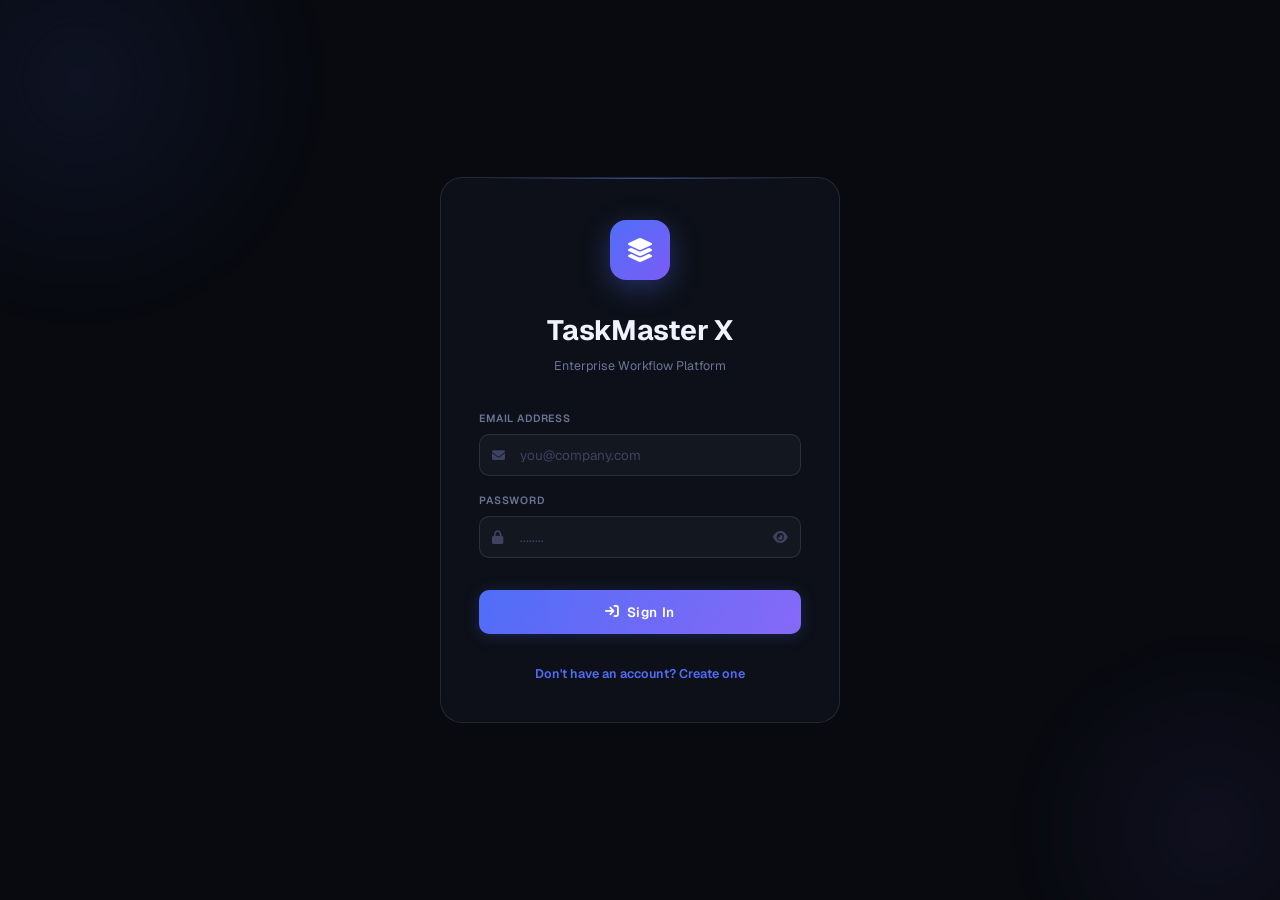
<file: frontend/index.html>
<!DOCTYPE html>
<html lang="en">
<head>
<meta charset="UTF-8"/>
<meta name="viewport" content="width=device-width, initial-scale=1.0"/>
<title>TaskMaster X - Enterprise</title>
<link rel="preconnect" href="https://fonts.googleapis.com"/>
<link href="https://fonts.googleapis.com/css2?family=Instrument+Serif:ital@0;1&family=Geist:wght@300;400;500;600;700&family=Geist+Mono:wght@400;500&display=swap" rel="stylesheet"/>
<link href="https://cdnjs.cloudflare.com/ajax/libs/font-awesome/6.5.1/css/all.min.css" rel="stylesheet"/>
<link rel="stylesheet" href="css/style.css">
</head>
<body>

<div class="loading-bar" id="loadingBar" style="width:0"></div>

<div class="toast-wrap" id="toastWrap"></div>

<div id="confirmModal" class="modal-overlay hidden">
  <div class="modal" style="text-align:center; max-width:340px;">
    <div style="font-size:36px; color:var(--amber); margin-bottom:14px;"><i class="fa-solid fa-triangle-exclamation"></i></div>
    <h3 style="margin-bottom:8px; color:var(--t0); font-family:var(--sans);">Are you sure?</h3>
    <p id="confirmMessage" style="font-size:13px; color:var(--t2); margin-bottom:24px;">This action cannot be undone.</p>
    <div style="display:flex; gap:12px; justify-content:center;">
      <button onclick="closeConfirmModal()" class="btn btn-g" style="flex:1;">Cancel</button>
      <button id="confirmBtn" class="btn btn-d" style="flex:1;">Confirm</button>
    </div>
  </div>
</div>

<div id="projectModal" class="modal-overlay hidden">
  <div class="modal" style="max-width:500px;">
    <div class="sh" style="margin-bottom:16px">
      <span class="sh-title" id="pmTitle">Project Details</span>
      <button onclick="closeProjectModal()" class="btn-i" style="background:transparent;color:var(--t2);border:none;width:28px;height:28px">
        <i class="fa-solid fa-xmark"></i>
      </button>
    </div>
    <div class="stack-sm" id="pmContent">
    </div>
  </div>
</div>

<div id="userDetailsModal" class="modal-overlay hidden">
  <div class="modal" style="max-width:500px;">
    <div class="sh" style="margin-bottom:16px">
      <span class="sh-title" id="udTitle">User Details</span>
      <button onclick="closeUserDetailsModal()" class="btn-i" style="background:transparent;color:var(--t2);border:none;width:28px;height:28px">
        <i class="fa-solid fa-xmark"></i>
      </button>
    </div>
    <div class="stack-sm" id="udContent"></div>
  </div>
</div>

<section id="authSection">
  <div class="orb orb1"></div>
  <div class="orb orb2"></div>
  <div class="orb orb3"></div>

  <div class="auth-card">
    <div class="auth-logo"><i class="fa-solid fa-layer-group"></i></div>

    <h1 class="auth-heading">TaskMaster X</h1>
    <p class="auth-sub">Enterprise Workflow Platform</p>

    <div class="auth-fields">
      <div class="af" id="regNameWrap" style="display:none;">
        <span class="label">Full Name</span>
        <div class="iw">
          <i class="fa-solid fa-user ico"></i>
          <input id="regName" type="text" placeholder="John Doe" class="field" onkeydown="if(event.key==='Enter')handleAuthEnter()"/>
        </div>
      </div>

      <div class="af">
        <span class="label">Email address</span>
        <div class="iw">
          <i class="fa-solid fa-envelope ico"></i>
          <input id="loginEmail" type="email" placeholder="you@company.com" class="field" onkeydown="if(event.key==='Enter')handleAuthEnter()"/>
        </div>
      </div>

      <div class="af">
        <span class="label">Password</span>
        <div class="iw">
          <i class="fa-solid fa-lock ico"></i>
          <input id="loginPass" type="password" placeholder="........" class="field" style="padding-right:36px;" onkeydown="if(event.key==='Enter')handleAuthEnter()"/>
          <i class="fa-solid fa-eye pw-toggle" onclick="togglePasswordVisibility('loginPass', this)"></i>
        </div>
      </div>

      <!-- Registration role is restricted to Employee only -->
      <div class="af" id="regRoleWrap" style="display:none;">
        <span class="label">Account Role</span>
        <div class="iw">
          <select id="regRole" class="field">
            <option value="employee" selected>Employee</option>
          </select>
        </div>
      </div>

      <div class="af" id="authErrWrap">
        <div class="auth-err" id="authErr">
          <i class="fa-solid fa-circle-exclamation"></i>
          <span id="authErrMsg">Authentication failed</span>
        </div>
      </div>

      <div class="af">
        <button onclick="login()" id="loginBtn" class="btn btn-p" style="width:100%;padding:13px 22px;font-size:13.5px">
          <i class="fa-solid fa-arrow-right-to-bracket"></i>
          Sign In
        </button>
      </div>

      <div class="af" style="text-align:center; margin-top:12px;">
        <a href="#" onclick="toggleAuthMode(event)" id="toggleAuthLink" style="color:var(--a); font-size:12.5px; text-decoration:none; font-weight:600; transition:color 0.2s;">Don't have an account? Create one</a>
      </div>
    </div>
  </div>
</section>

<section id="dashboardSection" class="hidden">
<div class="page">

  <div class="topbar">
    <div class="tb-brand">
      <div class="tb-icon"><i class="fa-solid fa-bolt"></i></div>
      <div>
        <div class="tb-name">Enterprise Workspace</div>
        <div class="tb-meta">
          <span class="live-dot"></span>
          Backend connected &mdash; realtime sync active
        </div>
      </div>
    </div>

    <div class="tb-right">
      <div class="user-chip">
        <div class="uc-avatar" id="ucAvatar">A</div>
        <span id="ucEmail" style="font-size:12px;color:var(--t1);max-width:160px;overflow:hidden;text-overflow:ellipsis;white-space:nowrap"></span>
        <span class="uc-role r-admin" id="ucRoleChip">Admin</span>
      </div>

      <button onclick="refreshDash()" class="btn btn-g" style="padding:9px 14px">
        <i class="fa-solid fa-arrows-rotate" id="ri" style="font-size:12px"></i>
        Refresh
      </button>

      <button onclick="openProfile()" class="btn btn-g" style="padding:9px 14px">
        <i class="fa-solid fa-user" style="font-size:12px"></i>
        Profile
      </button>

      <button onclick="logout()" class="btn btn-d" style="padding:9px 14px">
        <i class="fa-solid fa-right-from-bracket" style="font-size:12px"></i>
        Logout
      </button>
    </div>
  </div>

  <div class="stats-grid">
    <div class="sc" style="--sc-col:var(--a)">
      <div class="sc-icon" style="background:rgba(79,110,247,.12);color:#818cf8">
        <i class="fa-solid fa-diagram-project"></i>
      </div>
      <div class="sc-label">Projects</div>
      <div class="sc-num" id="projectsCountCard">0</div>
      <div class="sc-trend">Total active projects</div>
    </div>

    <div class="sc" style="--sc-col:var(--a2)">
      <div class="sc-icon" style="background:rgba(124,92,246,.12);color:#c4b5fd">
        <i class="fa-solid fa-list-check"></i>
      </div>
      <div class="sc-label">Total Tasks</div>
      <div class="sc-num" id="tasksCountCard">0</div>
      <div class="sc-trend">Across all projects</div>
    </div>

    <div class="sc" style="--sc-col:var(--green)">
      <div class="sc-icon" style="background:rgba(34,212,126,.12);color:#4ade80">
        <i class="fa-solid fa-circle-check"></i>
      </div>
      <div class="sc-label">Completed</div>
      <div class="sc-num" id="doneTasksCard">0</div>
      <div class="sc-trend">Tasks marked done</div>
    </div>

    <div class="sc" style="--sc-col:var(--amber)">
      <div class="sc-icon" style="background:rgba(245,166,35,.12);color:#fbbf24">
        <i class="fa-solid fa-clock"></i>
      </div>
      <div class="sc-label">Pending</div>
      <div class="sc-num" id="pendingTasksCard">0</div>
      <div class="sc-trend">Awaiting completion</div>
    </div>
  </div>

  <div class="mid-grid">
    <div class="wc wc-accent mc1" style="--wc-col:rgba(79,110,247,.5)">
      <div class="wc-label">Workflow Progress</div>
      <div style="display:flex;align-items:flex-end;gap:10px;margin-bottom:4px">
        <div class="wc-val" id="progressText">0%</div>
        <span style="font-size:12px;color:var(--t2);padding-bottom:4px">completion</span>
      </div>
      <div class="prog-track"><div class="prog-fill" id="progressBar" style="width:0%"></div></div>
      <div style="font-size:11px;color:var(--t2);margin-top:10px">Based on tasks marked as Done</div>
    </div>

    <div class="wc wc-accent mc2" style="--wc-col:rgba(34,212,126,.4)">
      <div class="wc-label">Active Session</div>
      <div class="wc-val" id="roleTitle">Administrator</div>
      <div style="font-size:12px;color:var(--t2);margin-top:2px" id="roleSubtext">Full access granted</div>
      <div style="display:flex;align-items:center;gap:8px;margin-top:12px">
        <span class="live-dot"></span>
        <span style="font-size:11.5px;font-weight:600;color:var(--green)">Session active</span>
      </div>
    </div>

    <div class="wc wc-accent mc3" style="--wc-col:rgba(245,166,35,.4)">
      <div class="wc-label">System Status</div>
      <div class="wc-val" style="font-size:20px">Online</div>
      <div style="font-size:12px;color:var(--t2);margin-top:2px">API connection stable</div>
      <div style="display:flex;gap:10px;margin-top:12px;flex-wrap:wrap">
        <span style="font-size:11px;padding:3px 9px;border-radius:5px;background:rgba(34,212,126,.1);color:#4ade80;font-weight:600">API ✓</span>
        <span style="font-size:11px;padding:3px 9px;border-radius:5px;background:rgba(79,110,247,.1);color:#818cf8;font-weight:600">Auth ✓</span>
        <span style="font-size:11px;padding:3px 9px;border-radius:5px;background:rgba(245,166,35,.1);color:#fbbf24;font-weight:600">DB ✓</span>
      </div>
    </div>
  </div>

  <div class="main-grid">

    <div class="stack pp">

      <div class="wc" id="usersManagementPanel" style="display:none;">
        <div class="sh">
          <span class="sh-title">User Management</span>
        </div>
        <div id="usersList" class="stack-sm" style="max-height:280px;overflow-y:auto;padding-right:2px"></div>
      </div>

      <div class="wc" id="auditLogsPanel" style="display:none;">
        <div class="sh">
          <span class="sh-title">System Audit Logs</span>
        </div>
        <div id="auditList" class="stack-sm" style="max-height:280px;overflow-y:auto;padding-right:2px">
          <div class="empty-state"><i class="fa-solid fa-clock-rotate-left"></i><p>Pending backend integration...</p></div>
        </div>
      </div>

      <div class="wc">
        <div class="sh">
          <span class="sh-title">Projects</span>
          <span class="count-pill" id="projCount">0</span>
        </div>
        <div id="projectList" class="stack-sm" style="max-height:360px;overflow-y:auto;padding-right:2px"></div>
      </div>

      <div class="wc" id="createProjectPanel">
        <div class="sh" style="margin-bottom:14px">
          <span class="sh-title">New Project</span>
        </div>
        <div class="stack-sm">
          <div>
            <span class="label">Project name</span>
            <input id="projName" type="text" placeholder="Enter project name..." class="field" onkeydown="if(event.key==='Enter')createProject()"/>
          </div>
          <div>
            <span class="label">Description</span>
            <input id="projDesc" type="text" placeholder="Brief description..." class="field" onkeydown="if(event.key==='Enter')createProject()"/>
          </div>
          <div>
            <span class="label">Manager</span>
            <select id="projManager" class="field">
              <option value="">Select Manager</option>
            </select>
          </div>

          <!-- Start of Added Fields -->
          <div class="grid-2">
            <div>
              <span class="label">
                Project Status
              </span>
              <select id="projStatus" class="field">
                <option value="Planning" selected>
                  Planning
                </option>
                <option value="Active">
                  Active
                </option>
                <option value="On Hold">
                  On Hold
                </option>
                <option value="Completed">
                  Completed
                </option>
                <option value="Cancelled">
                  Cancelled
                </option>
              </select>
            </div>
            <div>
              <span class="label">
                Project Priority
              </span>
              <select id="projPriority" class="field">
                <option value="Low">
                  Low
                </option>
                <option value="Medium" selected>
                  Medium
                </option>
                <option value="High">
                  High
                </option>
                <option value="Critical">
                  Critical
                </option>
              </select>
            </div>
          </div>

          <div>
            <span class="label">
              Project Deadline
            </span>
            <div class="iw">
              <i class="fa-solid fa-calendar-days ico"></i>
              <input
                id="projDueDate"
                type="datetime-local"
                class="field"
                style="padding-left:38px;"
              />
            </div>
          </div>
          <!-- End of Added Fields -->

          <button onclick="createProject()" class="btn btn-p" style="width:100%;margin-top:4px;">
            <i class="fa-solid fa-plus" style="font-size:12px"></i>
            Create Project
          </button>
        </div>
      </div>
    </div>

    <div class="stack tp">
      <div class="wc">
        <div class="sh">
          <div>
            <div class="sh-title">Active Tasks</div>
          </div>
        </div>
        <div class="search-row">
          <div class="iw" style="flex:1;min-width:160px">
            <i class="fa-solid fa-magnifying-glass ico"></i>
            <input type="text" id="searchTask" placeholder="Search tasks..." onkeyup="filterTasks()" class="field"/>
          </div>
          <input type="number" id="assigneeFilter" placeholder="Assignee ID" onkeyup="filterTasks()" class="field" style="width:110px;flex-shrink:0"/>
          <select id="priorityFilter" onchange="filterTasks()" class="field" style="width:110px;flex-shrink:0">
            <option value="">Priority</option>
            <option value="Low">Low</option>
            <option value="Medium">Medium</option>
            <option value="High">High</option>
          </select>
          <select id="statusFilter" onchange="filterTasks()" class="field" style="width:130px;flex-shrink:0">
            <option value="">Status</option>
            <option value="To Do">To Do</option>
            <option value="In Progress">In Progress</option>
            <option value="Done">Done</option>
          </select>
        </div>

        <div id="taskTableBody" class="stack-sm"></div>

        <div id="paginationControls" style="display:flex;justify-content:space-between;align-items:center;margin-top:16px;">
          <button onclick="prevPage()" id="prevBtn" class="btn btn-g" style="padding:7px 14px;" disabled>Previous</button>
          <span id="pageInfo" style="font-size:12px;color:var(--t2);font-weight:600;">Page 1</span>
          <button onclick="nextPage()" id="nextBtn" class="btn btn-g" style="padding:7px 14px;" disabled>Next</button>
        </div>
      </div>

      <div class="wc" id="deployTaskPanel">
        <div class="sh" style="margin-bottom:14px">
          <div>
            <div class="sh-title">Deploy Task</div>
          </div>
        </div>
        <div class="form-grid">
          <div>
            <span class="label">Task title</span>
            <input id="taskTitle" type="text" placeholder="Task title..." class="field"/>
          </div>
          <div>
            <span class="label">Project</span>
            <select id="taskProjId" class="field">
              <option value="">Select Project</option>
            </select>
          </div>
          <div>
            <span class="label">Priority</span>
            <select id="taskPriority" class="field">
              <option value="Low">Low</option>
              <option value="Medium" selected>Medium</option>
              <option value="High">High</option>
            </select>
          </div>
          <div>
            <span class="label">Assignee</span>
            <select id="taskAssignee" class="field">
              <option value="">Unassigned</option>
            </select>
          </div>

          <!-- Start of Added Task Deadline Field -->
          <div>
            <span class="label">
              Task Deadline
            </span>
            <div class="iw">
              <i class="fa-solid fa-calendar-days ico"></i>
              <input
                id="taskDueDate"
                type="datetime-local"
                class="field"
                style="padding-left:38px;"
              />
            </div>
          </div>
          <!-- End of Added Task Deadline Field -->

          <div style="grid-column: span 4; margin-top: 5px;">
            <button onclick="createTask()" class="btn btn-p" style="width:100%;padding:11px 16px">
              <i class="fa-solid fa-rocket" style="font-size:11px"></i>
              Deploy
            </button>
          </div>
        </div>
      </div>
    </div>

  </div>
</div>
</section>

<div id="profileModal" class="modal-overlay hidden">
  <div class="modal">
    <div class="sh" style="margin-bottom:16px">
      <span class="sh-title">My Profile</span>
      <button onclick="closeProfile()" class="btn-i" style="background:transparent;color:var(--t2);border:none;width:28px;height:28px">
        <i class="fa-solid fa-xmark"></i>
      </button>
    </div>
    <div class="stack-sm">
      <div>
        <span class="label">Email Address</span>
        <input id="profEmail" type="text" class="field" disabled style="opacity:0.6;cursor:not-allowed"/>
      </div>
      <div>
        <span class="label">Account Role</span>
        <input id="profRole" type="text" class="field" disabled style="opacity:0.6;cursor:not-allowed;text-transform:capitalize"/>
      </div>
      <div class="divider" style="margin:12px 0"></div>
      <div>
        <span class="label">Update Password</span>
        <div class="iw">
          <i class="fa-solid fa-lock ico"></i>
          <input id="profPass" type="password" placeholder="Leave blank to keep current" class="field" style="padding-right:36px;"/>
          <i class="fa-solid fa-eye pw-toggle" onclick="togglePasswordVisibility('profPass', this)"></i>
        </div>
      </div>
      <button onclick="updateProfile()" id="profSaveBtn" class="btn btn-p" style="width:100%;margin-top:10px;padding:11px">
        <i class="fa-solid fa-floppy-disk"></i>
        Save Changes
      </button>
    </div>
  </div>
</div>

<script src="js/main.js"></script>
<script src="js/auth.js"></script>
<script src="js/users.js"></script>
<script src="js/projects.js"></script>
<script src="js/tasks.js"></script>
</body>
</html>
</file>
<file: frontend/css/style.css>
/* ═══════════════════════════════════════════════
   RESET & ROOT
═══════════════════════════════════════════════ */
*,*::before,*::after{box-sizing:border-box;margin:0;padding:0}

:root{
  /* Core palette - cold obsidian */
  --ink:     #080a0f;
  --ink1:    #0d1018;
  --ink2:    #131720;
  --ink3:    #1a1f2e;
  --ink4:    #222840;

  /* Borders */
  --line:    rgba(255,255,255,0.055);
  --line2:   rgba(255,255,255,0.10);
  --line3:   rgba(255,255,255,0.16);

  /* Text */
  --t0:      #f0f2ff;
  --t1:      #b8bdd4;
  --t2:      #6b7494;
  --t3:      #3d4360;

  /* Accent - electric indigo */
  --a:       #4f6ef7;
  --a2:      #7c5cf6;
  --ag:      linear-gradient(135deg, #4f6ef7 0%, #7c5cf6 100%);

  /* Semantic */
  --red:     #f04b5d;
  --amber:   #f5a623;
  --green:   #22d47e;
  --cyan:    #22c5d4;

  /* Typography */
  --serif:   'Instrument Serif', Georgia, serif;
  --sans:    'Geist', system-ui, sans-serif;
  --mono:    'Geist Mono', monospace;

  /* Sizes */
  --r:       10px;
  --r-md:    14px;
  --r-lg:    18px;
  --r-xl:    22px;
}

html,body{
  min-height:100vh;
  background:var(--ink);
  color:var(--t0);
  font-family:var(--sans);
  font-size:14px;
  line-height:1.6;
  -webkit-font-smoothing:antialiased;
}

/* Layered background */
body::before{
  content:'';position:fixed;inset:0;pointer-events:none;
  background:
    radial-gradient(ellipse 70% 55% at -5% -5%, rgba(79,110,247,0.10) 0%, transparent 55%),
    radial-gradient(ellipse 55% 45% at 105% 105%, rgba(124,92,246,0.08) 0%, transparent 55%),
    radial-gradient(ellipse 40% 30% at 50% 0%, rgba(34,212,126,0.03) 0%, transparent 60%);
  z-index:0;
}

/* Subtle grid texture */
body::after{
  content:'';position:fixed;inset:0;pointer-events:none;z-index:0;
  background-image:
    linear-gradient(rgba(255,255,255,0.012) 1px, transparent 1px),
    linear-gradient(90deg, rgba(255,255,255,0.012) 1px, transparent 1px);
  background-size:48px 48px;
}

body>section{position:relative;z-index:1}

/* ═══════════════════════════════════════════════
   SCROLLBAR
═══════════════════════════════════════════════ */
::-webkit-scrollbar{width:3px;height:3px}
::-webkit-scrollbar-track{background:transparent}
::-webkit-scrollbar-thumb{background:var(--ink4);border-radius:99px}
::-webkit-scrollbar-thumb:hover{background:var(--t3)}

/* ═══════════════════════════════════════════════
   KEYFRAMES
═══════════════════════════════════════════════ */
@keyframes fadeUp   {from{opacity:0;transform:translateY(18px)}to{opacity:1;transform:translateY(0)}}
@keyframes fadeIn   {from{opacity:0}to{opacity:1}}
@keyframes scaleIn  {from{opacity:0;transform:scale(0.90) translateY(10px)}to{opacity:1;transform:scale(1) translateY(0)}}
@keyframes scaleOut {from{opacity:1;transform:scale(1)}to{opacity:0;transform:scale(0.90)}}
@keyframes slideR   {from{opacity:0;transform:translateX(-16px)}to{opacity:1;transform:translateX(0)}}
@keyframes slideL   {from{opacity:0;transform:translateX(16px)}to{opacity:1;transform:translateX(0)}}
@keyframes taskIn   {from{opacity:0;transform:translateX(-10px)}to{opacity:1;transform:translateX(0)}}
@keyframes popIn    {0%{opacity:0;transform:scale(0.5)}70%{transform:scale(1.06)}100%{opacity:1;transform:scale(1)}}
@keyframes shimmer  {0%{background-position:-200% 0}100%{background-position:200% 0}}
@keyframes pulse    {0%,100%{opacity:1}50%{opacity:.45}}
@keyframes spin     {to{transform:rotate(360deg)}}
@keyframes orbit    {from{transform:rotate(0deg)}to{transform:rotate(360deg)}}
@keyframes shake    {0%,100%{transform:translateX(0)}20%{transform:translateX(-8px)}40%{transform:translateX(8px)}60%{transform:translateX(-5px)}80%{transform:translateX(5px)}}
@keyframes ripple   {from{transform:scale(0);opacity:.4}to{transform:scale(5);opacity:0}}
@keyframes bump     {0%{transform:scale(1)}40%{transform:scale(1.28)}100%{transform:scale(1)}}
@keyframes glow     {0%,100%{box-shadow:0 0 12px rgba(79,110,247,0.25)}50%{box-shadow:0 0 28px rgba(79,110,247,0.5)}}
@keyframes lineGrow {from{width:0}to{width:100%}}

/* ═══════════════════════════════════════════════
   FORM ELEMENTS - shared
═══════════════════════════════════════════════ */
.field{
  width:100%;padding:11px 14px;
  background:var(--ink2);
  border:1px solid var(--line2);
  border-radius:var(--r);
  color:var(--t0);
  font-family:var(--sans);font-size:13.5px;
  outline:none;
  transition:border-color .22s, box-shadow .22s, background .2s;
}
.field:focus{
  border-color:rgba(79,110,247,.55);
  box-shadow:0 0 0 3px rgba(79,110,247,.10);
  background:var(--ink3);
}
.field:hover:not(:focus){border-color:var(--line3)}
.field::placeholder{color:var(--t3)}
.field.err{
  border-color:rgba(240,75,93,.7)!important;
  box-shadow:0 0 0 3px rgba(240,75,93,.12)!important;
}

select.field{
  appearance:none;cursor:pointer;
  background-image:url("data:image/svg+xml,%3Csvg xmlns='http://www.w3.org/2000/svg' width='12' height='12' viewBox='0 0 24 24' fill='none' stroke='%236b7494' stroke-width='2'%3E%3Cpath d='m6 9 6 6 6-6'/%3E%3C/svg%3E");
  background-repeat:no-repeat;background-position:right 12px center;
  padding-right:36px;
}

.label{
  display:block;
  font-size:10.5px;font-weight:600;letter-spacing:.08em;text-transform:uppercase;
  color:var(--t2);margin-bottom:7px;
}

/* ═══════════════════════════════════════════════
   BUTTONS
═══════════════════════════════════════════════ */
.btn{
  display:inline-flex;align-items:center;justify-content:center;gap:7px;
  border:none;border-radius:var(--r);cursor:pointer;
  font-family:var(--sans);font-size:12.5px;font-weight:600;
  letter-spacing:.04em;position:relative;overflow:hidden;
  transition:transform .16s, box-shadow .2s, opacity .16s;
  user-select:none;
}
.btn:active{transform:scale(.95)!important}
.btn::after{
  content:'';position:absolute;inset:0;
  background:linear-gradient(90deg,transparent,rgba(255,255,255,.08),transparent);
  background-size:200% 100%;background-position:200% 0;
  transition:background-position .5s;
}
.btn:hover::after{background-position:-200% 0}

/* Primary */
.btn-p{
  background:var(--ag);color:#fff;padding:11px 22px;
  box-shadow:0 2px 16px rgba(79,110,247,.22);
}
.btn-p:hover{
  opacity:.9;transform:translateY(-2px);
  box-shadow:0 6px 22px rgba(79,110,247,.38);
}

/* Ghost */
.btn-g{
  background:transparent;
  border:1px solid var(--line2);
  color:var(--t1);padding:9px 18px;
}
.btn-g:hover{background:rgba(255,255,255,.05);border-color:var(--line3);color:var(--t0);transform:translateY(-1px)}

/* Danger */
.btn-d{background:rgba(240,75,93,.10);color:#f87171;padding:9px 18px;border:1px solid rgba(240,75,93,.15)}
.btn-d:hover{background:rgba(240,75,93,.20);transform:translateY(-1px)}

/* Icon danger */
.btn-i{
  width:34px;height:34px;border-radius:8px;
  border:1px solid var(--line);
  background:rgba(240,75,93,.06);color:#f87171;
  cursor:pointer;flex-shrink:0;
  display:inline-flex;align-items:center;justify-content:center;
  transition:background .18s,transform .16s,box-shadow .18s;
}
.btn-i:hover{background:rgba(240,75,93,.18);transform:scale(1.1);box-shadow:0 3px 10px rgba(240,75,93,.2)}
.btn-i:active{transform:scale(.92)}

/* Ripple */
.rpl{
  position:absolute;border-radius:50%;
  background:rgba(255,255,255,.18);
  width:56px;height:56px;margin:-28px;
  animation:ripple .6s linear;pointer-events:none;
}

/* ═══════════════════════════════════════════════
   MODAL
═══════════════════════════════════════════════ */
.modal-overlay{
  position:fixed;inset:0;background:rgba(8,10,15,0.85);backdrop-filter:blur(4px);
  display:flex;align-items:center;justify-content:center;z-index:900;
  animation:fadeIn .2s ease;
}
.modal-overlay.hidden{display:none}
.modal{
  background:var(--ink1);border:1px solid var(--line2);border-radius:var(--r-xl);
  padding:24px;width:100%;max-width:380px;
  animation:scaleIn .3s cubic-bezier(.34,1.3,.64,1) both;
  box-shadow:0 12px 40px rgba(0,0,0,0.4);
}

/* ═══════════════════════════════════════════════
   AUTH SECTION
═══════════════════════════════════════════════ */
#authSection{
  position:fixed;inset:0;
  display:flex;align-items:center;justify-content:center;
  padding:20px;z-index:200;background:var(--ink);
}
#authSection.hidden{display:none}

/* Floating orbs */
.orb{position:absolute;border-radius:50%;pointer-events:none;filter:blur(1px)}
.orb1{
  width:520px;height:520px;top:-180px;left:-180px;
  background:radial-gradient(circle,rgba(79,110,247,.09),transparent 68%);
  animation:orbit 24s linear infinite;
}
.orb2{
  width:420px;height:420px;bottom:-140px;right:-140px;
  background:radial-gradient(circle,rgba(124,92,246,.07),transparent 68%);
  animation:orbit 30s linear infinite reverse;
}
.orb3{
  width:280px;height:280px;top:50%;left:50%;transform:translate(-50%,-50%);
  background:radial-gradient(circle,rgba(34,212,126,.04),transparent 68%);
  animation:orbit 18s linear infinite;
}

.auth-card{
  width:100%;max-width:400px;
  background:var(--ink1);
  border:1px solid var(--line2);
  border-radius:var(--r-xl);
  padding:42px 38px 38px;
  animation:scaleIn .5s cubic-bezier(.34,1.3,.64,1) both;
  position:relative;overflow:hidden;
}
/* Top accent line */
.auth-card::before{
  content:'';position:absolute;top:0;left:10%;right:10%;height:1px;
  background:linear-gradient(90deg,transparent,rgba(79,110,247,.6),transparent);
}

/* Logo */
.auth-logo{
  width:60px;height:60px;border-radius:16px;margin:0 auto 28px;
  background:var(--ag);
  display:flex;align-items:center;justify-content:center;
  font-size:24px;color:#fff;
  box-shadow:0 8px 28px rgba(79,110,247,.35);
  animation:popIn .55s .08s cubic-bezier(.34,1.4,.64,1) both;
  transition:transform .4s cubic-bezier(.34,1.5,.64,1),box-shadow .3s;
  cursor:default;
}
.auth-logo:hover{transform:rotate(15deg) scale(1.1);box-shadow:0 12px 36px rgba(79,110,247,.5)}

.auth-heading{
  font-family:var(--sans);font-size:28px;font-weight:700;
  text-align:center;letter-spacing:-.01em;
  color:var(--t0);margin-bottom:4px;
  animation:fadeUp .45s .16s ease both;
}
.auth-sub{
  font-size:12.5px;color:var(--t2);text-align:center;
  margin-bottom:34px;
  animation:fadeUp .45s .22s ease both;
}

.auth-fields{display:flex;flex-direction:column;gap:16px}
.af{animation:fadeUp .45s ease both}
.af:nth-child(1){animation-delay:.28s}
.af:nth-child(2){animation-delay:.34s}
.af:nth-child(3){animation-delay:.40s}

.iw{position:relative;display:flex;align-items:center}
.iw .field{padding-left:40px}
.iw .ico{
  position:absolute;left:13px;color:var(--t3);font-size:13px;
  pointer-events:none;transition:color .2s;
}
.iw:focus-within .ico{color:var(--a)}

/* Password visibility toggle icon */
.iw .pw-toggle{
  position:absolute;right:13px;color:var(--t3);font-size:13px;
  cursor:pointer;transition:color .2s;z-index:2;
}
.iw .pw-toggle:hover{color:var(--a)}

/* Error notice */
.auth-err{
  display:none;align-items:center;gap:8px;
  padding:10px 14px;border-radius:var(--r);
  background:rgba(240,75,93,.08);border:1px solid rgba(240,75,93,.2);
  font-size:12.5px;color:#fca5a5;
  animation:fadeIn .3s ease;
}
.auth-err.show{display:flex}

/* ═══════════════════════════════════════════════
   DASHBOARD SECTION
═══════════════════════════════════════════════ */
#dashboardSection.hidden{display:none}
.page{max-width:1420px;margin:0 auto;padding:22px 20px}

/* TOPBAR */
.topbar{
  display:flex;align-items:center;justify-content:space-between;gap:14px;
  padding:14px 20px;margin-bottom:20px;
  background:var(--ink1);border:1px solid var(--line);
  border-radius:var(--r-xl);flex-wrap:wrap;
  animation:fadeUp .4s .04s ease both;
  position:relative;overflow:hidden;
}
.topbar::before{
  content:'';position:absolute;top:0;left:0;right:0;height:1px;
  background:linear-gradient(90deg,transparent,rgba(79,110,247,.4),rgba(124,92,246,.3),transparent);
}

.tb-brand{display:flex;align-items:center;gap:12px}
.tb-icon{
  width:40px;height:40px;border-radius:10px;
  background:var(--ag);
  display:flex;align-items:center;justify-content:center;
  font-size:16px;color:#fff;cursor:default;
  transition:transform .35s cubic-bezier(.34,1.5,.64,1);
  box-shadow:0 3px 12px rgba(79,110,247,.3);
}
.tb-icon:hover{transform:rotate(20deg) scale(1.1)}

.tb-name{
  font-family:var(--sans);font-size:15px;font-weight:700;
  letter-spacing:-.01em;color:var(--t0);
}
.tb-meta{
  font-size:11px;color:var(--t2);
  display:flex;align-items:center;gap:6px;margin-top:1px;
}

.live-dot{
  display:inline-block;width:6px;height:6px;
  background:var(--green);border-radius:50%;
  animation:pulse 2.2s ease infinite;
  box-shadow:0 0 6px rgba(34,212,126,.5);
}

.tb-right{display:flex;gap:8px;align-items:center}

/* User chip */
.user-chip{
  display:flex;align-items:center;gap:8px;
  padding:6px 12px 6px 8px;
  background:var(--ink3);border:1px solid var(--line);
  border-radius:99px;cursor:default;
}
.uc-avatar{
  width:26px;height:26px;border-radius:50%;
  background:var(--ag);
  display:flex;align-items:center;justify-content:center;
  font-size:11px;color:#fff;font-weight:700;
}
.uc-role{
  font-size:11px;font-weight:600;
  padding:2px 8px;border-radius:99px;
}
.uc-role.r-admin    {background:rgba(79,110,247,.15);color:#818cf8}
.uc-role.r-pm       {background:rgba(245,166,35,.15); color:#fbbf24}
.uc-role.r-employee {background:rgba(34,212,126,.15); color:#4ade80}

/* STAT CARDS */
.stats-grid{
  display:grid;grid-template-columns:repeat(4,1fr);gap:12px;
  margin-bottom:16px;
}

.sc{
  background:var(--ink1);border:1px solid var(--line);
  border-radius:var(--r-xl);padding:22px 22px 20px;
  position:relative;overflow:hidden;
  animation:fadeUp .45s ease both;
  transition:border-color .22s, transform .22s, box-shadow .22s;
  cursor:default;
}
.sc:nth-child(1){animation-delay:.08s}
.sc:nth-child(2){animation-delay:.14s}
.sc:nth-child(3){animation-delay:.20s}
.sc:nth-child(4){animation-delay:.26s}

/* Glow blob */
.sc::after{
  content:'';position:absolute;width:120px;height:120px;border-radius:50%;
  top:-40px;right:-40px;opacity:.07;
  background:var(--sc-col, var(--a));
  transition:transform .4s, opacity .3s;
}
.sc:hover{border-color:rgba(255,255,255,.1);transform:translateY(-4px);box-shadow:0 12px 32px rgba(0,0,0,.28)}
.sc:hover::after{transform:scale(1.6);opacity:.12}

.sc-icon{
  width:36px;height:36px;border-radius:9px;
  display:flex;align-items:center;justify-content:center;
  font-size:14px;margin-bottom:14px;
  transition:transform .3s cubic-bezier(.34,1.5,.64,1);
}
.sc:hover .sc-icon{transform:scale(1.15) rotate(-8deg)}

.sc-label{font-size:10.5px;font-weight:600;letter-spacing:.07em;text-transform:uppercase;color:var(--t2);margin-bottom:6px}
.sc-num{font-family:var(--mono);font-size:34px;font-weight:500;line-height:1;color:var(--t0)}
.sc-trend{font-size:11px;color:var(--t2);margin-top:6px}

/* MID WIDGETS */
.mid-grid{
  display:grid;grid-template-columns:repeat(3,1fr);gap:12px;
  margin-bottom:16px;
}

.wc{
  background:var(--ink1);border:1px solid var(--line);
  border-radius:var(--r-xl);padding:22px 24px;
  position:relative;overflow:hidden;
  transition:border-color .2s;
}
.wc:hover{border-color:var(--line2)}

/* Top line accent */
.wc-accent::before{
  content:'';position:absolute;top:0;left:15%;right:15%;height:1px;
  background:linear-gradient(90deg,transparent,var(--wc-col,rgba(79,110,247,.5)),transparent);
}

.mc1{animation:fadeUp .45s .35s ease both}
.mc2{animation:fadeUp .45s .42s ease both}
.mc3{animation:fadeUp .45s .49s ease both}

.wc-label{font-size:10.5px;font-weight:600;letter-spacing:.07em;text-transform:uppercase;color:var(--t2);margin-bottom:10px}
.wc-val{font-family:var(--sans);font-weight:700;font-size:24px;color:var(--t0);line-height:1.1;margin-bottom:4px}

/* Progress */
.prog-track{height:3px;background:var(--ink4);border-radius:99px;overflow:hidden;margin-top:14px}
.prog-fill{
  height:100%;background:var(--ag);border-radius:99px;
  transition:width .9s cubic-bezier(.4,0,.2,1);
  position:relative;overflow:hidden;
}
.prog-fill::after{
  content:'';position:absolute;inset:0;
  background:linear-gradient(90deg,transparent,rgba(255,255,255,.35),transparent);
  background-size:200% 100%;animation:shimmer 2.5s infinite;
}

/* SECTION HEADER */
.sh{display:flex;align-items:center;justify-content:space-between;margin-bottom:18px}
.sh-title{
  font-family:var(--sans);font-size:14px;font-weight:700;
  color:var(--t0);letter-spacing:-.01em;
  display:flex;align-items:center;gap:9px;
}
.sh-title::before{
  content:'';width:3px;height:14px;border-radius:2px;
  background:var(--ag);
}
.count-pill{
  background:var(--ink3);border:1px solid var(--line2);
  color:var(--t1);font-size:11px;font-weight:600;
  font-family:var(--mono);
  padding:2px 9px;border-radius:6px;
  transition:transform .2s;
}
.count-pill.bump{animation:bump .3s cubic-bezier(.34,1.5,.64,1)}

/* MAIN LAYOUT */
.main-grid{
  display:grid;grid-template-columns:340px 1fr;gap:14px;
  align-items:start;
}

.pp{animation:slideR .5s .5s ease both}
.tp{animation:slideL .5s .5s ease both}

.stack{display:flex;flex-direction:column;gap:14px}
.stack-sm{display:flex;flex-direction:column;gap:10px}

/* PROJECT LIST */
.proj-item{
  display:flex;align-items:center;gap:10px;
  padding:12px 14px;
  background:var(--ink2);border:1px solid var(--line);
  border-radius:var(--r-md);
  animation:slideR .3s ease both;
  transition:border-color .18s, transform .18s, background .18s;
  cursor:default;
}
.proj-item:hover{
  border-color:rgba(79,110,247,.25);
  background:var(--ink3);
  transform:translateX(4px);
}
.proj-num{
  width:32px;height:32px;border-radius:8px;flex-shrink:0;
  background:rgba(79,110,247,.1);color:var(--a);
  display:flex;align-items:center;justify-content:center;
  font-family:var(--mono);font-size:11px;font-weight:500;
  transition:background .18s, transform .22s;
}
.proj-item:hover .proj-num{background:rgba(79,110,247,.2);transform:scale(1.08)}
.proj-name{
  font-size:13px;font-weight:600;color:var(--t0);
  white-space:nowrap;overflow:hidden;text-overflow:ellipsis;
  flex:1;min-width:0;
}
.proj-sub{font-size:11px;color:var(--t2);margin-top:1px}

/* TASK CARD */
.tc{
  display:flex;flex-wrap:wrap;gap:14px;align-items:center;
  padding:16px 18px;
  background:var(--ink2);border:1px solid var(--line);
  border-radius:var(--r-md);
  animation:taskIn .3s ease both;
  transition:border-color .18s, transform .2s, box-shadow .2s, background .18s;
}
.tc:hover{
  border-color:rgba(79,110,247,.22);
  background:var(--ink3);
  transform:translateY(-2px);
  box-shadow:0 8px 24px rgba(0,0,0,.2);
}

.tc-icon{
  width:38px;height:38px;border-radius:9px;flex-shrink:0;
  display:flex;align-items:center;justify-content:center;font-size:15px;
  transition:transform .28s cubic-bezier(.34,1.5,.64,1);
}
.tc:hover .tc-icon{transform:scale(1.12) rotate(-5deg)}

.tc-icon.hi{background:rgba(240,75,93,.1); color:#f87171}
.tc-icon.mi{background:rgba(245,166,35,.1); color:#fbbf24}
.tc-icon.li{background:rgba(34,212,126,.1); color:#4ade80}

.tc-meta{flex:1;min-width:180px}
.tc-id{
  font-family:var(--mono);font-size:10px;color:var(--t3);
  letter-spacing:.05em;margin-bottom:3px;
}
.tc-name{font-size:13.5px;font-weight:600;color:var(--t0)}

.tc-actions{display:flex;gap:7px;align-items:center;flex-wrap:wrap}

/* Status select */
.ssel{
  appearance:none;
  background:var(--ink3);border:1px solid var(--line2);
  border-radius:7px;color:var(--t1);
  font-family:var(--sans);font-size:12px;font-weight:500;
  padding:6px 26px 6px 10px;cursor:pointer;outline:none;
  background-image:url("data:image/svg+xml,%3Csvg xmlns='http://www.w3.org/2000/svg' width='11' height='11' viewBox='0 0 24 24' fill='none' stroke='%236b7494' stroke-width='2'%3E%3Cpath d='m6 9 6 6 6-6'/%3E%3C/svg%3E");
  background-repeat:no-repeat;background-position:right 8px center;
  transition:border-color .18s, background .18s;
}
.ssel:hover{border-color:var(--line3);background-color:var(--ink4)}
.ssel:focus{outline:none;border-color:rgba(79,110,247,.45)}

/* Priority badge */
.badge{
  display:inline-flex;align-items:center;gap:4px;
  padding:3px 9px;border-radius:5px;
  font-size:10.5px;font-weight:600;letter-spacing:.04em;text-transform:uppercase;
  transition:transform .16s;
}
.badge:hover{transform:scale(1.06)}
.badge::before{content:'';width:4px;height:4px;border-radius:50%;background:currentColor}
.badge.bh{background:rgba(240,75,93,.12); color:#f87171}
.badge.bm{background:rgba(245,166,35,.12); color:#fbbf24}
.badge.bl{background:rgba(34,212,126,.12); color:#4ade80}

/* SEARCH ROW */
.search-row{display:flex;gap:9px;flex-wrap:wrap;align-items:center;margin-bottom:18px}

/* FORM GRID */
.form-grid{display:grid;grid-template-columns:1fr 1fr 1fr auto;gap:11px;align-items:end}

/* DIVIDER */
.divider{height:1px;background:var(--line);margin:0}

/* EMPTY STATE */
.empty-state{
  text-align:center;padding:36px 20px;
  color:var(--t2);font-size:13px;
  animation:fadeIn .35s ease;
}
.empty-state i{
  font-size:22px;display:block;margin-bottom:10px;
  color:var(--t3);
}
.empty-state p{color:var(--t2)}

/* TOAST */
.toast-wrap{
  position:fixed;bottom:22px;right:22px;
  display:flex;flex-direction:column;gap:8px;
  z-index:999;pointer-events:none;
}
.toast{
  display:flex;align-items:center;gap:10px;
  padding:11px 16px;border-radius:var(--r);
  background:var(--ink2);border:1px solid var(--line2);
  font-size:13px;color:var(--t0);
  box-shadow:0 8px 24px rgba(0,0,0,.3);
  animation:slideL .3s cubic-bezier(.34,1.3,.64,1) both;
  pointer-events:all;
  max-width:300px;
}
.toast.success{border-color:rgba(34,212,126,.25);background:rgba(34,212,126,.06)}
.toast.error  {border-color:rgba(240,75,93,.25); background:rgba(240,75,93,.06)}
.toast i{font-size:13px}
.toast.success i{color:var(--green)}
.toast.error   i{color:var(--red)}
@keyframes toastOut{to{opacity:0;transform:translateX(16px)}}

/* LOADING OVERLAY */
.loading-bar{
  position:fixed;top:0;left:0;height:2px;
  background:var(--ag);z-index:500;
  transition:width .3s ease;
  box-shadow:0 0 8px rgba(79,110,247,.6);
}

/* RESPONSIVE */
@media(max-width:1100px){.main-grid{grid-template-columns:1fr}}
@media(max-width:900px){.stats-grid{grid-template-columns:repeat(2,1fr)}.mid-grid{grid-template-columns:repeat(2,1fr)}}
@media(max-width:700px){.form-grid{grid-template-columns:1fr 1fr}.stats-grid{grid-template-columns:repeat(2,1fr)}}
@media(max-width:520px){.stats-grid{grid-template-columns:1fr}.mid-grid{grid-template-columns:1fr}.auth-card{padding:30px 22px}.form-grid{grid-template-columns:1fr}}

/* SPIN */
.fa-spin-slow{animation:spin .8s linear infinite}


/* ═══════════════════════════════════════════════
   AUDIT LOGS PANEL
═══════════════════════════════════════════════ */

/* Audit logs container */
#auditList{
  max-height:420px;
  overflow-y:auto;
  overflow-x:hidden;
  padding-right:4px;
  display:flex;
  flex-direction:column;
  gap:10px;
}

/* Audit log card */
.audit-log-item{

  position:relative;

  background:
    linear-gradient(
      135deg,
      rgba(255,255,255,0.02),
      rgba(255,255,255,0.01)
    );

  border:1px solid var(--line);
  border-left:3px solid rgba(79,110,247,.55);

  border-radius:14px;

  padding:14px 16px;

  transition:
    transform .22s ease,
    border-color .22s ease,
    background .22s ease,
    box-shadow .22s ease;

  animation:fadeUp .35s ease both;
}


/* Hover effect */
.audit-log-item:hover{

  transform:translateY(-2px);

  border-color:rgba(79,110,247,.22);

  background:
    linear-gradient(
      135deg,
      rgba(79,110,247,.05),
      rgba(124,92,246,.03)
    );

  box-shadow:
    0 10px 24px rgba(0,0,0,.25);
}

/* Top glow line */
.audit-log-item::before{

  content:'';

  position:absolute;

  top:0;
  left:12%;
  right:12%;

  height:1px;

  background:
    linear-gradient(
      90deg,
      transparent,
      rgba(79,110,247,.45),
      transparent
    );
}

/* Audit log text */
.audit-log-text{

  font-family:var(--mono);

  font-size:11px;

  line-height:1.9;

  color:var(--t1);

  white-space:normal;

  word-break:break-word;

  overflow-wrap:anywhere;
}
/* Colored audit segments */
.audit-user{
  color:#7dd3fc;
  font-weight:600;
}

.audit-method{
  color:#c084fc;
  font-weight:600;
}

.audit-path{
  color:#34d399;
  font-weight:600;
}

.audit-status{
  color:#fbbf24;
  font-weight:600;
}

.audit-duration{
  color:#fb7185;
  font-weight:600;
}

/* Audit logs scrollbar */
#auditList::-webkit-scrollbar{
  width:5px;
}

#auditList::-webkit-scrollbar-track{
  background:transparent;
}

#auditList::-webkit-scrollbar-thumb{

  background:
    linear-gradient(
      180deg,
      rgba(79,110,247,.5),
      rgba(124,92,246,.4)
    );

  border-radius:999px;
}

#auditList::-webkit-scrollbar-thumb:hover{
  background:
    linear-gradient(
      180deg,
      rgba(79,110,247,.8),
      rgba(124,92,246,.7)
    );
}

/* Audit panel animation */
#auditLogsPanel{
  animation:fadeUp .5s .2s ease both;
}

/* Empty state inside logs */
#auditList .empty-state{

  min-height:180px;

  display:flex;

  flex-direction:column;

  align-items:center;

  justify-content:center;
}

/* Responsive */
@media(max-width:700px){

  #auditList{
    max-height:320px;
  }

  .audit-log-item{
    padding:12px;
  }

  .audit-log-text{
    font-size:10px;
    line-height:1.7;
  }
}
</file>
